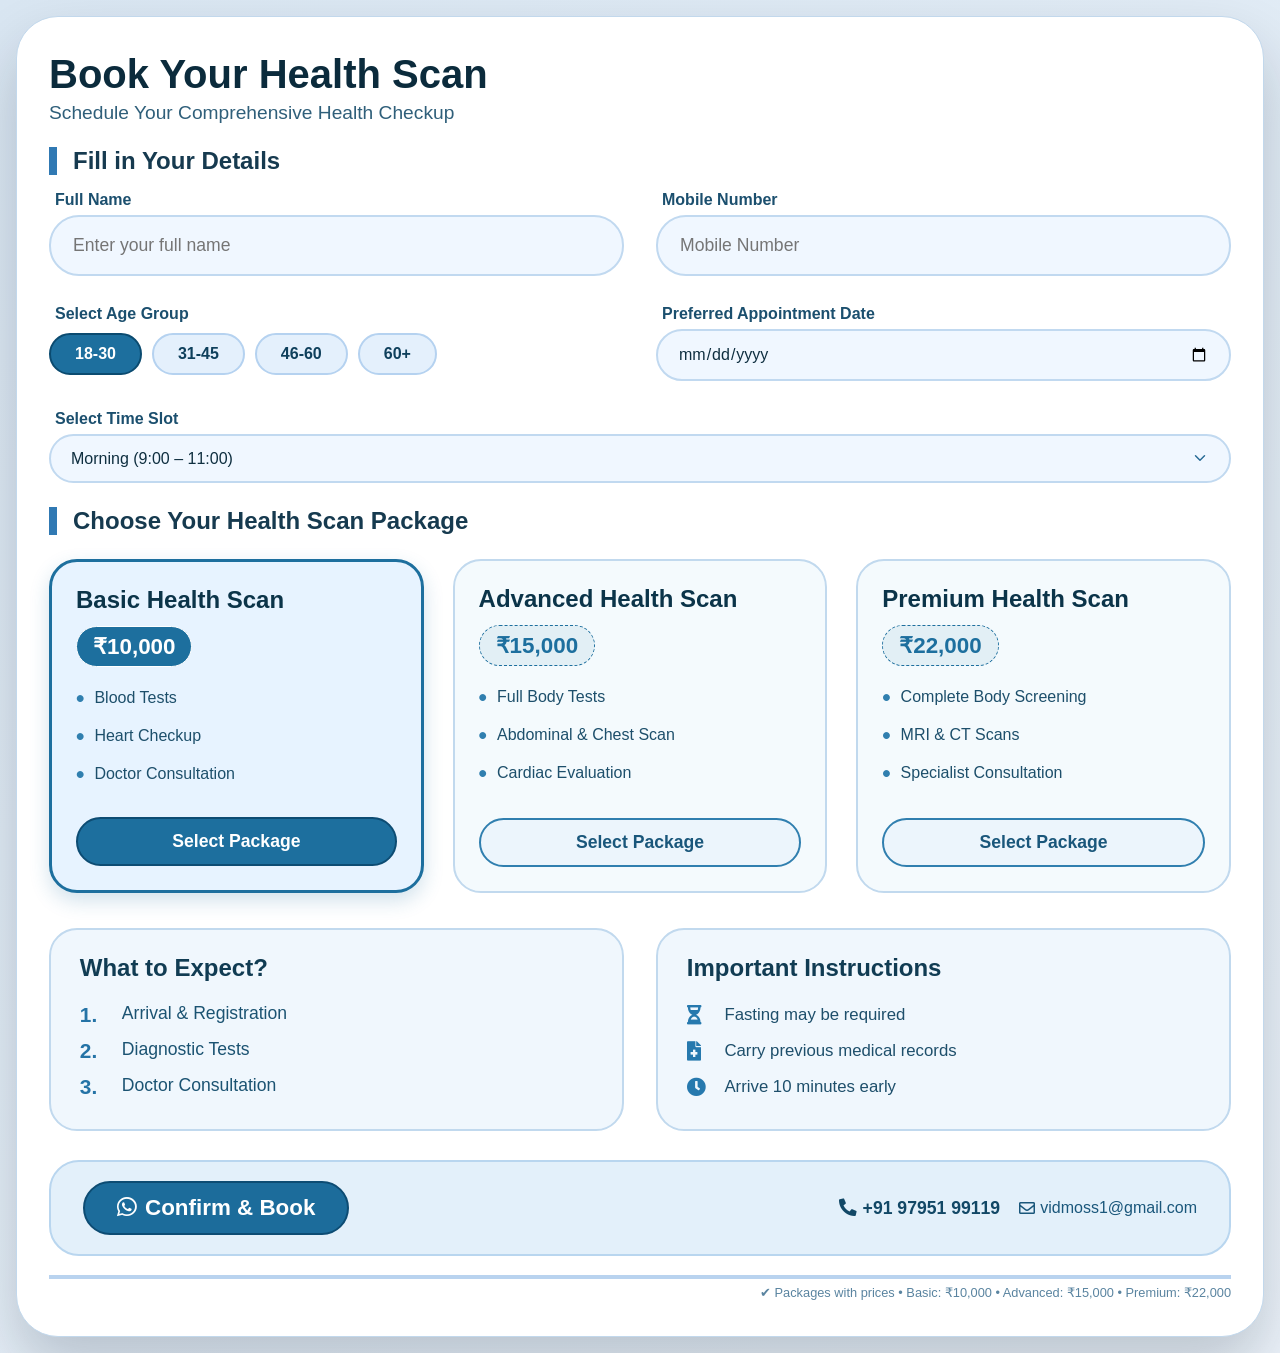
<file: bookhealthscan.html>
<!DOCTYPE html>
<html lang="en">
<head>
    <meta charset="UTF-8">
    <meta name="viewport" content="width=device-width, initial-scale=1.0, maximum-scale=1.5, user-scalable=yes">
    <title>Health Scan · Packages with Prices</title>
    <!-- Font Awesome 5 -->
    <link rel="stylesheet" href="https://cdnjs.cloudflare.com/ajax/libs/font-awesome/5.15.4/css/all.min.css">
    <style>
        * {
            margin: 0;
            padding: 0;
            box-sizing: border-box;
            font-family: 'Inter', -apple-system, BlinkMacSystemFont, 'Segoe UI', Roboto, Helvetica, Arial, sans-serif;
        }

        body {
            background: linear-gradient(145deg, #d9e6f2 0%, #ecf3fa 100%);
            min-height: 100vh;
            display: flex;
            align-items: center;
            justify-content: center;
            padding: 16px;
            width: 100%;
        }

        .responsive-card {
            width: 100%;
            max-width: 1300px;
            margin: 0 auto;
            background-color: #ffffff;
            border-radius: 42px;
            box-shadow: 0 30px 60px rgba(0, 20, 40, 0.20);
            padding: 2.2rem 2rem;
            border: 1px solid #c2d8ec;
        }

        @media (max-width: 600px) {
            .responsive-card {
                padding: 1.5rem 1.2rem;
                border-radius: 32px;
            }
        }

        .main-heading {
            font-size: 2.5rem;
            font-weight: 700;
            line-height: 1.1;
            color: #0b2b3c;
            margin-bottom: 6px;
        }

        .main-heading span {
            font-size: 1.2rem;
            font-weight: 500;
            display: block;
            color: #2f5f7a;
            margin-top: 6px;
        }

        @media (max-width: 600px) {
            .main-heading { font-size: 2rem; }
            .main-heading span { font-size: 1rem; }
        }

        .section-label {
            font-size: 1.5rem;
            font-weight: 650;
            color: #163a4f;
            border-left: 8px solid #3079b3;
            padding-left: 16px;
            margin: 24px 0 16px 0;
        }

        @media (max-width: 600px) {
            .section-label { font-size: 1.25rem; margin: 18px 0 12px; }
        }

        /* Form grid - 2 columns desktop, 1 mobile */
        .form-grid {
            display: grid;
            grid-template-columns: repeat(2, 1fr);
            gap: 1.8rem 2rem;
            margin-bottom: 0.5rem;
        }

        @media (max-width: 700px) {
            .form-grid {
                grid-template-columns: 1fr;
                gap: 1.2rem;
            }
        }

        .input-field {
            display: flex;
            flex-direction: column;
            gap: 6px;
        }

        .input-field label {
            font-weight: 600;
            font-size: 1rem;
            color: #1b4f6e;
            padding-left: 6px;
        }

        .input-field input, .time-select {
            background: #f0f7ff;
            border: 2px solid #c1d9f0;
            border-radius: 30px;
            padding: 14px 20px;
            font-size: 1rem;
            font-weight: 500;
            color: #0f2f40;
            outline: none;
            width: 100%;
        }

        .input-field input:focus, .time-select:focus {
            border-color: #1d6f9e;
            background: #ffffff;
        }

        /* Name aur Mobile field same size */
        #fullName, #mobileNumber {
            padding: 18px 22px;
            font-size: 1.1rem;
        }

        /* Mobile specific - dono fields full width */
        @media (max-width: 700px) {
            .input-field {
                width: 100%;
                grid-column: 1 / -1;
            }
            
            .input-field input {
                width: 100%;
            }
        }

        /* age chips */
        .chip-row {
            display: flex;
            flex-wrap: wrap;
            gap: 10px;
            margin-top: 4px;
        }

        .chip-btn {
            background: #e4f0fc;
            color: #0f405c;
            font-weight: 600;
            padding: 10px 24px;
            border-radius: 40px;
            font-size: 1rem;
            border: 2px solid #b5d2f0;
            cursor: pointer;
            white-space: nowrap;
        }

        .chip-btn.active {
            background: #1d6f9e;
            color: white;
            border-color: #0b4b70;
        }

        .time-select {
            appearance: none;
            -webkit-appearance: none;
            background-image: url("data:image/svg+xml,%3Csvg xmlns='http://www.w3.org/2000/svg' width='18' height='18' viewBox='0 0 24 24' fill='none' stroke='%232b6d97' stroke-width='2' stroke-linecap='round' stroke-linejoin='round'%3E%3Cpolyline points='6 9 12 15 18 9'%3E%3C/polyline%3E%3C/svg%3E");
            background-repeat: no-repeat;
            background-position: right 20px center;
            background-size: 18px;
        }

        /* packages grid */
        .packages-grid {
            display: grid;
            grid-template-columns: repeat(3, 1fr);
            gap: 1.8rem;
            margin: 1.5rem 0 1rem;
        }

        @media (max-width: 800px) {
            .packages-grid {
                grid-template-columns: repeat(2, 1fr);
                gap: 1.2rem;
            }
        }

        @media (max-width: 550px) {
            .packages-grid {
                grid-template-columns: 1fr;
            }
        }

        .package-card {
            background: #f4fafd;
            border-radius: 28px;
            padding: 1.5rem 1.5rem 1.5rem;
            border: 2px solid #c1d9ee;
            cursor: pointer;
            transition: all 0.15s;
            display: flex;
            flex-direction: column;
        }

        .package-card.selected {
            border: 3px solid #1d6f9e;
            background: #e7f3ff;
            box-shadow: 0 8px 20px rgba(29, 111, 158, 0.2);
        }

        .package-card h3 {
            font-size: 1.5rem;
            font-weight: 700;
            color: #0b3449;
            margin-bottom: 8px;
        }

        /* Price tag styling */
        .package-price {
            font-size: 1.4rem;
            font-weight: 800;
            color: #1d6f9e;
            background: rgba(29, 111, 158, 0.08);
            display: inline-block;
            padding: 6px 16px;
            border-radius: 40px;
            margin: 4px 0 12px 0;
            align-self: flex-start;
            border: 1px dashed #1d6f9e;
        }

        .package-card.selected .package-price {
            background: #1d6f9e;
            color: white;
            border: 1px solid white;
        }

        .package-ul {
            list-style: none;
            margin-bottom: 1.5rem;
            flex-grow: 1;
        }

        .package-ul li {
            font-size: 1rem;
            padding: 5px 0;
            color: #1d4f6b;
            font-weight: 500;
            display: flex;
            align-items: center;
        }

        .package-ul li::before {
            content: "•";
            color: #307faf;
            font-weight: 700;
            font-size: 1.5rem;
            margin-right: 10px;
        }

        .select-pkg-btn {
            background: #ecf5fc;
            border: 2px solid #307faf;
            color: #1a577b;
            font-weight: 700;
            font-size: 1.1rem;
            padding: 12px 10px;
            border-radius: 40px;
            width: 100%;
            text-align: center;
            pointer-events: none;
            margin-top: auto;
        }

        .package-card.selected .select-pkg-btn {
            background: #1d6f9e;
            color: white;
            border-color: #0d4c73;
        }

        /* info grid */
        .info-grid {
            display: grid;
            grid-template-columns: repeat(2, 1fr);
            gap: 2rem;
            margin: 2.2rem 0 1.8rem;
        }

        @media (max-width: 650px) {
            .info-grid {
                grid-template-columns: 1fr;
                gap: 1.2rem;
            }
        }

        .expect-box, .instructions-box {
            background: #f0f7fd;
            border-radius: 28px;
            padding: 1.5rem 1.8rem;
            border: 2px solid #c1d9ee;
        }

        .expect-box h4, .instructions-box h4 {
            font-size: 1.5rem;
            font-weight: 650;
            color: #113c53;
            margin-bottom: 15px;
        }

        .expect-list {
            list-style: none;
            counter-reset: step-counter;
        }

        .expect-list li {
            font-size: 1.1rem;
            font-weight: 500;
            color: #1b5372;
            padding: 6px 0;
            display: flex;
            gap: 10px;
            counter-increment: step-counter;
        }

        .expect-list li::before {
            content: counter(step-counter) ".";
            font-weight: 700;
            color: #2473a6;
            font-size: 1.3rem;
            min-width: 2rem;
        }

        .instructions-list {
            list-style: none;
        }

        .instructions-list li {
            font-size: 1.05rem;
            padding: 8px 0;
            color: #1e4f6b;
            display: flex;
            align-items: center;
            gap: 12px;
        }

        .instructions-list li i {
            color: #2679ae;
            width: 1.6rem;
            font-size: 1.2rem;
        }

        .confirm-bar {
            background: #e3f0fa;
            border-radius: 30px;
            padding: 1.2rem 2rem;
            margin: 1.8rem 0 1.2rem;
            border: 2px solid #b9d6ef;
            display: flex;
            flex-wrap: wrap;
            align-items: center;
            justify-content: space-between;
            gap: 1.2rem;
        }

        @media (max-width: 600px) {
            .confirm-bar {
                flex-direction: column;
                align-items: stretch;
                padding: 1.2rem;
            }
        }

        .confirm-btn {
            background: #1c6c9b;
            color: white;
            font-weight: 700;
            font-size: 1.4rem;
            padding: 12px 32px;
            border-radius: 60px;
            text-align: center;
            border: 2px solid #0d4c73;
            cursor: pointer;
            white-space: nowrap;
        }

        .confirm-btn:active {
            background: #0f5780;
            transform: scale(0.98);
        }

        .help-line {
            font-size: 1.1rem;
            font-weight: 600;
            color: #124866;
            display: flex;
            flex-wrap: wrap;
            align-items: center;
            gap: 1.2rem;
        }

        .phone {
            white-space: nowrap;
            display: flex;
            align-items: center;
            gap: 6px;
        }

        .email {
            font-size: 1rem;
            font-weight: 500;
            color: #1a577b;
            display: flex;
            align-items: center;
            gap: 5px;
            white-space: nowrap;
        }

        hr {
            border: 2px solid #b9d3ef;
            margin: 16px 0 6px;
        }

        .toast-message {
            background: #1c6c9b;
            color: white;
            padding: 14px 18px;
            border-radius: 60px;
            text-align: center;
            font-weight: 600;
            margin-top: 16px;
            font-size: 1rem;
            border: 2px solid #0b486b;
        }

        .hidden {
            display: none;
        }
    </style>
</head>
<body>
    <div class="responsive-card">
        <div class="main-heading">
            Book Your Health Scan
            <span>Schedule Your Comprehensive Health Checkup</span>
        </div>

        <!-- Fill in your details -->
        <div class="section-label">Fill in Your Details</div>
        <div class="form-grid">
            <!-- NAME FIELD -->
            <div class="input-field">
                <label>Full Name</label>
                <input type="text" id="fullName" placeholder="Enter your full name" value="">
            </div>

            <!-- MOBILE FIELD -->
            <div class="input-field">
                <label>Mobile Number</label>
                <input type="tel" id="mobileNumber" placeholder="Mobile Number" value="">
            </div>

            <!-- Age group -->
            <div class="input-field">
                <label>Select Age Group</label>
                <div class="chip-row" id="ageGroupContainer">
                    <span class="chip-btn active" data-age="18-30">18-30</span>
                    <span class="chip-btn" data-age="31-45">31-45</span>
                    <span class="chip-btn" data-age="46-60">46-60</span>
                    <span class="chip-btn" data-age="60+">60+</span>
                </div>
            </div>

            <!-- Appointment date -->
            <div class="input-field">
                <label>Preferred Appointment Date</label>
                <input type="date" id="appointmentDate" value="">
            </div>

            <!-- Time slot dropdown -->
            <div class="input-field" style="grid-column: span 2; @media (max-width:700px){grid-column:span 1}">
                <label>Select Time Slot</label>
                <select id="timeSlot" class="time-select">
                    <option value="Morning (9:00-11:00)">Morning (9:00 – 11:00)</option>
                    <option value="Afternoon (12:00-15:00)">Afternoon (12:00 – 15:00)</option>
                    <option value="Evening (16:00-19:00)">Evening (16:00 – 19:00)</option>
                </select>
            </div>
        </div>

        <!-- Packages with PRICES -->
        <div class="section-label">Choose Your Health Scan Package</div>
        <div class="packages-grid" id="packageContainer">
            <!-- Basic Health Scan - ₹10,000 -->
            <div class="package-card selected" data-package="Basic Health Scan" data-price="10000">
                <h3>Basic Health Scan</h3>
                <div class="package-price">₹10,000</div>
                <ul class="package-ul">
                    <li>Blood Tests</li>
                    <li>Heart Checkup</li>
                    <li>Doctor Consultation</li>
                </ul>
                <div class="select-pkg-btn">Select Package</div>
            </div>

            <!-- Advanced Health Scan - ₹15,000 -->
            <div class="package-card" data-package="Advanced Health Scan" data-price="15000">
                <h3>Advanced Health Scan</h3>
                <div class="package-price">₹15,000</div>
                <ul class="package-ul">
                    <li>Full Body Tests</li>
                    <li>Abdominal & Chest Scan</li>
                    <li>Cardiac Evaluation</li>
                </ul>
                <div class="select-pkg-btn">Select Package</div>
            </div>

            <!-- Premium Health Scan - ₹22,000 -->
            <div class="package-card" data-package="Premium Health Scan" data-price="22000">
                <h3>Premium Health Scan</h3>
                <div class="package-price">₹22,000</div>
                <ul class="package-ul">
                    <li>Complete Body Screening</li>
                    <li>MRI & CT Scans</li>
                    <li>Specialist Consultation</li>
                </ul>
                <div class="select-pkg-btn">Select Package</div>
            </div>
        </div>

        <!-- Info sections -->
        <div class="info-grid">
            <div class="expect-box">
                <h4>What to Expect?</h4>
                <ul class="expect-list">
                    <li>Arrival & Registration</li>
                    <li>Diagnostic Tests</li>
                    <li>Doctor Consultation</li>
                </ul>
            </div>
            <div class="instructions-box">
                <h4>Important Instructions</h4>
                <ul class="instructions-list">
                    <li><i class="fas fa-hourglass-half"></i> Fasting may be required</li>
                    <li><i class="fas fa-file-medical"></i> Carry previous medical records</li>
                    <li><i class="fas fa-clock"></i> Arrive 10 minutes early</li>
                </ul>
            </div>
        </div>

        <!-- Confirm & WhatsApp button -->
        <div class="confirm-bar">
            <div class="confirm-btn" id="confirmBooking">
                <i class="fab fa-whatsapp" style="margin-right: 8px;"></i>Confirm & Book
            </div>
            <div class="help-line">
                <span class="phone"><i class="fas fa-phone-alt"></i> +91 97951 99119</span>
                <span class="email"><i class="far fa-envelope"></i> vidmoss1@gmail.com</span>
            </div>
        </div>

        <!-- Toast message -->
        <div id="toast" class="toast-message hidden"></div>
        <hr>
        <div style="font-size: 0.8rem; color: #5a84a0; text-align: right;">✔ Packages with prices • Basic: ₹10,000 • Advanced: ₹15,000 • Premium: ₹22,000</div>
    </div>

    <script>
        (function() {
            // Age group selection
            const ageChips = document.querySelectorAll('.chip-btn');
            ageChips.forEach(chip => {
                chip.addEventListener('click', function() {
                    ageChips.forEach(c => c.classList.remove('active'));
                    this.classList.add('active');
                });
            });

            // Package selection
            const packageCards = document.querySelectorAll('.package-card');
            packageCards.forEach(card => {
                card.addEventListener('click', function() {
                    packageCards.forEach(c => c.classList.remove('selected'));
                    this.classList.add('selected');
                });
            });

            // Mobile number validation
            const mobileInput = document.getElementById('mobileNumber');
            mobileInput.addEventListener('input', function(e) {
                this.value = this.value.replace(/[^0-9]/g, '').slice(0, 10);
            });

            // Set today as min date
            const today = new Date().toISOString().split('T')[0];
            const dateInput = document.getElementById('appointmentDate');
            dateInput.setAttribute('min', today);

            // Toast
            const toast = document.getElementById('toast');
            function showToast(message, isSuccess = true) {
                toast.textContent = message;
                toast.classList.remove('hidden');
                toast.style.background = isSuccess ? '#1c6c9b' : '#b13e3e';
                setTimeout(() => {
                    toast.classList.add('hidden');
                }, 3500);
            }

            // WhatsApp booking with price
            const confirmBtn = document.getElementById('confirmBooking');
            const COMPANY_PHONE = '919795199119';  // +91 97951 99119

            confirmBtn.addEventListener('click', function() {
                const name = document.getElementById('fullName').value.trim();
                const mobile = document.getElementById('mobileNumber').value.trim();
                const date = document.getElementById('appointmentDate').value;
                const timeSlot = document.getElementById('timeSlot').value;

                let selectedAge = '18-30';
                document.querySelectorAll('.chip-btn').forEach(chip => {
                    if (chip.classList.contains('active')) {
                        selectedAge = chip.getAttribute('data-age');
                    }
                });

                // Get selected package and price
                let selectedPackage = 'Basic Health Scan';
                let selectedPrice = '10000';
                document.querySelectorAll('.package-card').forEach(card => {
                    if (card.classList.contains('selected')) {
                        selectedPackage = card.getAttribute('data-package');
                        selectedPrice = card.getAttribute('data-price');
                    }
                });

                // Format price with commas
                const priceFormatted = new Intl.NumberFormat('en-IN').format(selectedPrice);

                // Validations
                if (!name) {
                    showToast('❌ Please enter your full name', false);
                    return;
                }
                if (!mobile || mobile.length !== 10) {
                    showToast('❌ Enter valid 10-digit mobile number', false);
                    return;
                }
                if (!date) {
                    showToast('❌ Select appointment date', false);
                    return;
                }

                const formattedDate = new Date(date).toLocaleDateString('en-GB', {
                    day: '2-digit', month: '2-digit', year: 'numeric'
                });

                showToast('✅ Redirecting to WhatsApp...', true);

                // Message with price
                const message = `Hello, I want to book a health scan.%0a%0a*Details:*%0aName: ${name}%0aMobile: ${mobile}%0aAge Group: ${selectedAge}%0aDate: ${formattedDate}%0aTime: ${timeSlot}%0aPackage: ${selectedPackage}%0aPrice: ₹${priceFormatted}`;

                const whatsappUrl = `https://wa.me/${COMPANY_PHONE}?text=${message}`;

                setTimeout(() => {
                    window.open(whatsappUrl, '_blank');
                }, 400);

                console.log('Booking sent:', { name, mobile, selectedAge, date, timeSlot, selectedPackage, price: priceFormatted });
            });

        })();
    </script>
</body>
</html>
</file>
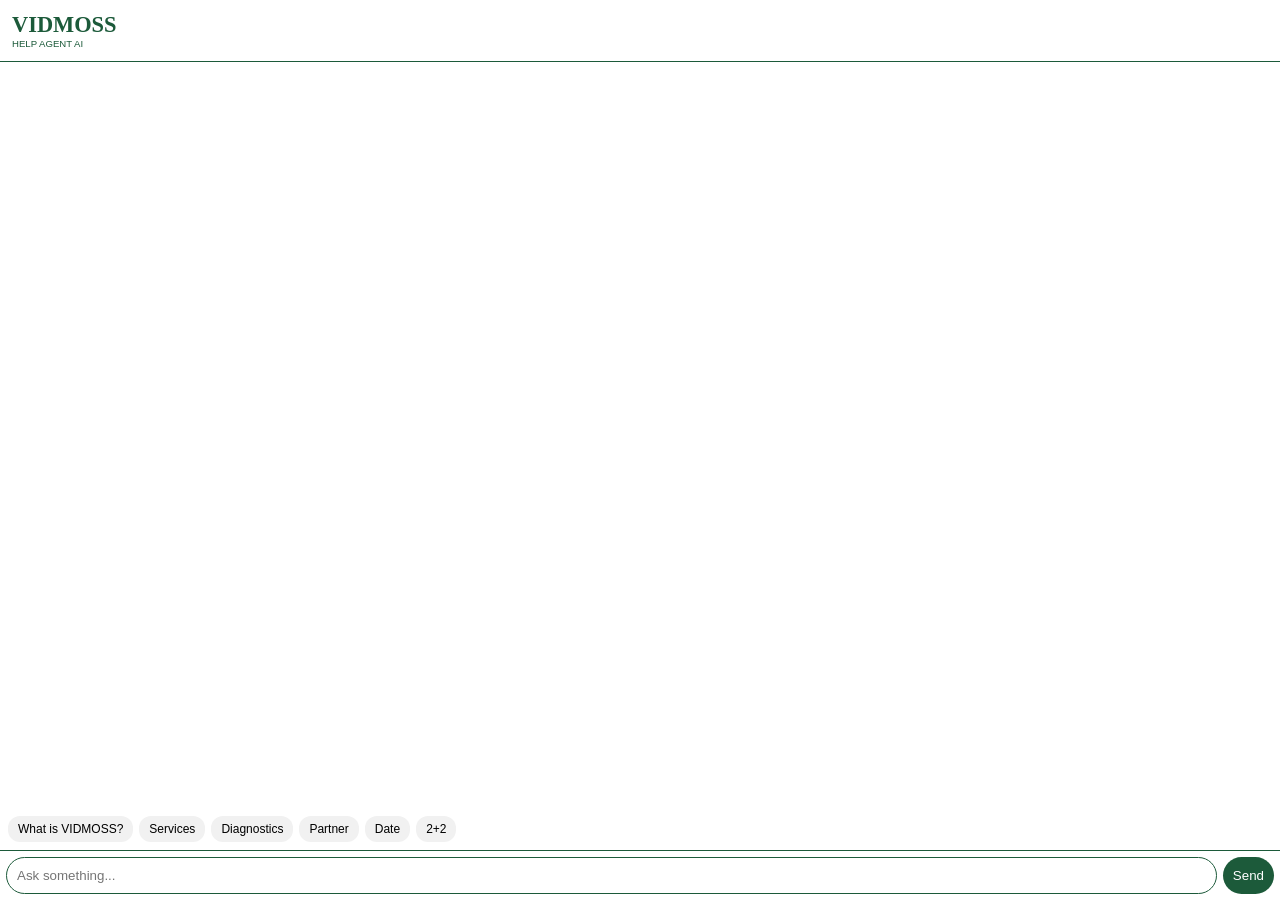
<file: chatbot.html>
<!DOCTYPE html>
<html lang="en">
<head>
<meta charset="UTF-8">
<meta name="viewport" content="width=device-width, initial-scale=1.0">
<title>VIDMOSS Help Agent AI</title>

<style>
*{margin:0;padding:0;box-sizing:border-box;font-family:Arial;}
body{height:100vh;display:flex;flex-direction:column;background:#fff;}

.navbar{padding:12px;border-bottom:1.2px solid #1c5a3a;}
.logo{color:#1c5a3a;font-size:1.4rem;font-weight:bold;font-family:Georgia;}
.sub-text{font-size:0.6rem;color:#1c5a3a;}

.chat-container{flex:1;overflow-y:auto;padding:10px;display:flex;flex-direction:column;}

.message{max-width:75%;padding:10px;margin:5px;border-radius:14px;line-height:1.6;}
.user{background:#000;color:#fff;margin-left:auto;}
.bot{background:#eee;color:#000;}

.suggestions{
  display:flex;
  flex-wrap:wrap;
  gap:6px;
  padding:8px;
}
.suggestions button{
  background:#f1f1f1;
  border:none;
  padding:6px 10px;
  border-radius:12px;
  cursor:pointer;
  font-size:12px;
}

.input-area{display:flex;border-top:1px solid #1c5a3a;padding:6px;gap:6px;}
input{flex:1;padding:10px;border-radius:20px;border:1px solid #1c5a3a;}
button.send{padding:10px;background:#1c5a3a;color:#fff;border:none;border-radius:20px;}

</style>
</head>

<body>

<div class="navbar">
  <div class="logo">VIDMOSS</div>
  <div class="sub-text">HELP AGENT AI</div>
</div>

<div id="chat" class="chat-container"></div>

<!-- Suggestions -->
<div class="suggestions">
  <button onclick="quickAsk('What is VIDMOSS?')">What is VIDMOSS?</button>
  <button onclick="quickAsk('Services')">Services</button>
  <button onclick="quickAsk('Diagnostics')">Diagnostics</button>
  <button onclick="quickAsk('Partner')">Partner</button>
  <button onclick="quickAsk('Date')">Date</button>
  <button onclick="quickAsk('2+2')">2+2</button>
</div>

<div class="input-area">
  <input id="input" placeholder="Ask something...">
  <button class="send" onclick="sendMessage()">Send</button>
</div>

<script>
const chat = document.getElementById("chat");
const input = document.getElementById("input");

// SMART BOT FUNCTION
function getBotResponse(msg){

msg = msg.toLowerCase();

// WEBSITE KNOWLEDGE
if(msg.includes("vidmoss")){
  return "VIDMOSS is a wellness and business network platform that provides health diagnostics and business opportunities.";
}

if(msg.includes("service")){
  return "VIDMOSS provides wellness services like Panchakarma Therapy, Detox Therapy, Stress Management and AI Diagnostics.";
}

if(msg.includes("diagnostic")){
  return "VIDMOSS offers AI Nadi Tarangini Scan, Quantum Health Scan and Aura Energy Analysis.";
}

if(msg.includes("partner")){
  return "You can join VIDMOSS Partner Network and earn through wellness services like therapy, tele-doc, and medicine delivery.";
}

if(msg.includes("contact")){
  return "You can contact VIDMOSS at +91 7307062500.";
}

// DATE
if(msg.includes("date")){
  return new Date().toDateString();
}

// WEATHER (basic)
if(msg.includes("weather")){
  return "Weather feature is basic in offline mode. Please connect API for live weather.";
}

// MATH
try{
  if(msg.match(/[0-9+\-*/.]/)){
    return eval(msg).toString();
  }
}catch{}

// DEFAULT
return "I only provide information about VIDMOSS website. Please ask related questions.";
}

// SEND MESSAGE
function sendMessage(){
  const text = input.value.trim();
  if(!text) return;

  addMessage(text,"user");
  input.value="";

  setTimeout(()=>{
    const reply = getBotResponse(text);
    addMessage(reply,"bot");
  },400);
}

// QUICK BUTTON
function quickAsk(text){
  input.value = text;
  sendMessage();
}

// ADD MESSAGE
function addMessage(text,type){
  const div=document.createElement("div");
  div.className="message "+type;
  div.innerText=text;
  chat.appendChild(div);
  chat.scrollTop=chat.scrollHeight;
}

// ENTER KEY
input.addEventListener("keypress",e=>{
  if(e.key==="Enter") sendMessage();
});
</script>

</body>
</html>
</file>
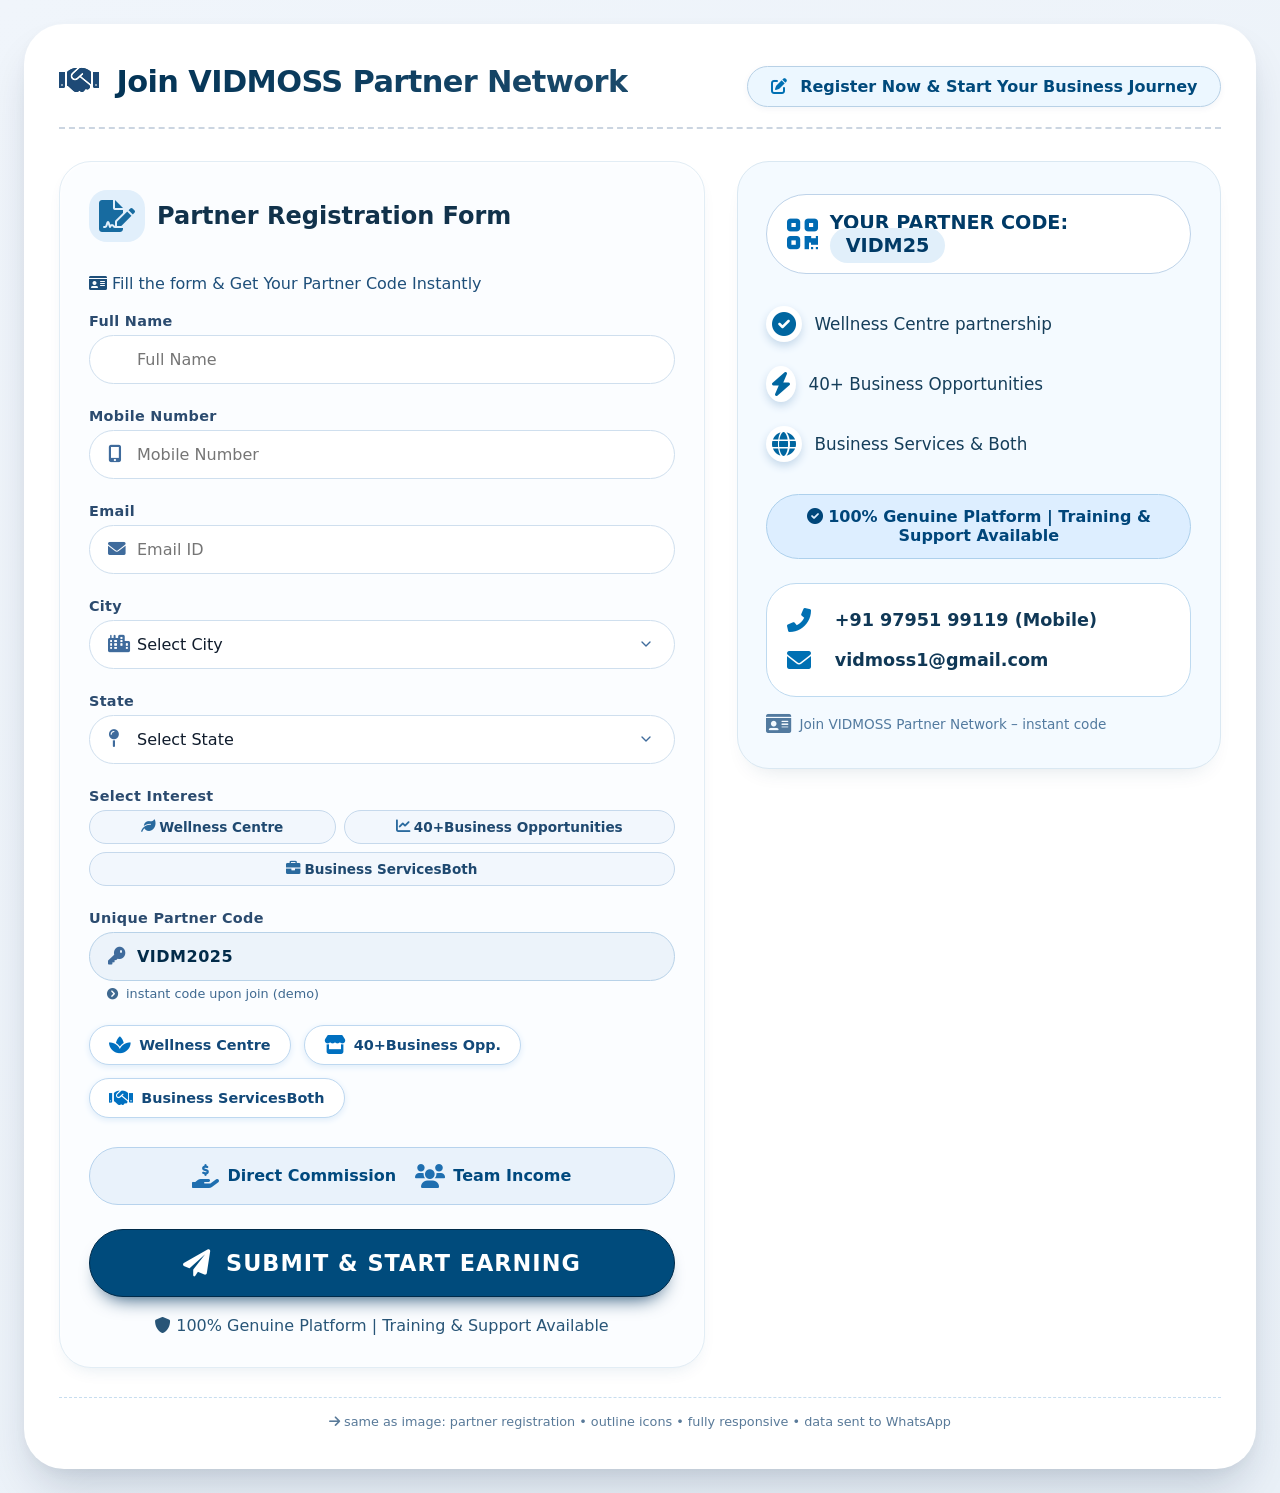
<file: join.html>
<!DOCTYPE html>
<html lang="en">
<head>
    <meta charset="UTF-8">
    <meta name="viewport" content="width=device-width, initial-scale=1.0, maximum-scale=5.0">
    <title>VIDMOSS Partner · Join Network</title>
    <!-- Font Awesome 6 (free) for outline icons -->
    <link rel="stylesheet" href="https://cdnjs.cloudflare.com/ajax/libs/font-awesome/6.0.0-beta3/css/all.min.css">
    <style>
        * {
            margin: 0;
            padding: 0;
            box-sizing: border-box;
            font-family: 'Inter', system-ui, -apple-system, BlinkMacSystemFont, 'Segoe UI', Roboto, sans-serif;
        }

        body {
            background: linear-gradient(145deg, #f0f5fb 0%, #e9f0f7 100%);
            min-height: 100vh;
            display: flex;
            align-items: center;
            justify-content: center;
            padding: 1.5rem;
        }

        .partner-card {
            max-width: 1280px;
            width: 100%;
            background-color: #ffffff;
            border-radius: 2.5rem;
            box-shadow: 0 25px 45px -12px rgba(0, 32, 64, 0.2), 0 4px 12px rgba(0, 0, 0, 0.03);
            padding: 2.5rem 2.2rem;
            transition: all 0.25s ease;
        }

        .top-badge {
            display: flex;
            flex-wrap: wrap;
            align-items: baseline;
            justify-content: space-between;
            margin-bottom: 2rem;
            border-bottom: 2px dashed #cbd5e1;
            padding-bottom: 1.25rem;
        }

        .join-title {
            font-size: 1.9rem;
            font-weight: 700;
            letter-spacing: -0.02em;
            background: linear-gradient(130deg, #003153, #1b4a6b);
            -webkit-background-clip: text;
            -webkit-text-fill-color: transparent;
            background-clip: text;
        }

        .join-title i {
            background: none;
            -webkit-text-fill-color: #1e4a76;
            margin-right: 8px;
            font-size: 2rem;
        }

        .register-now {
            background: #ecf7ff;
            padding: 0.6rem 1.4rem;
            border-radius: 60px;
            font-weight: 600;
            color: #004a7c;
            font-size: 1rem;
            border: 1px solid #b8d1e6;
            box-shadow: 0 2px 6px rgba(0,60,110,0.05);
        }

        .register-now i {
            margin-right: 8px;
            color: #0070b3;
        }

        .partner-grid {
            display: grid;
            grid-template-columns: 1.2fr 0.9fr;
            gap: 2rem;
            align-items: start;
        }

        .form-section {
            background: #fbfdff;
            border-radius: 2rem;
            padding: 1.8rem 1.8rem 2rem;
            border: 1px solid #e2edf5;
            box-shadow: inset 0 1px 4px #ffffff, 0 8px 18px -8px rgba(0,70,120,0.12);
        }

        .form-headline {
            display: flex;
            align-items: center;
            gap: 12px;
            margin-bottom: 2rem;
            font-size: 1.5rem;
            font-weight: 600;
            color: #11324b;
        }

        .form-headline i {
            font-size: 2rem;
            color: #176ba0;
            background: #e1effb;
            padding: 10px;
            border-radius: 18px;
        }

        .input-group {
            margin-bottom: 1.5rem;
            position: relative;
        }

        .input-group label {
            display: block;
            font-size: 0.9rem;
            font-weight: 600;
            color: #2b4b6f;
            margin-bottom: 6px;
            letter-spacing: 0.02rem;
        }

        .input-wrapper {
            display: flex;
            align-items: center;
            border: 1.5px solid #cfdfee;
            border-radius: 60px;
            background: white;
            transition: all 0.15s;
            padding: 0 10px 0 18px;
        }

        .input-wrapper i {
            color: #3f6b9c;
            font-size: 1.1rem;
            width: 24px;
        }

        .input-wrapper input, 
        .input-wrapper select {
            width: 100%;
            padding: 14px 10px 14px 6px;
            border: none;
            background: transparent;
            font-size: 1rem;
            color: #101c2c;
            outline: none;
            font-weight: 500;
        }

        .input-wrapper select {
            cursor: pointer;
            appearance: none;
            background-image: url("data:image/svg+xml;utf8,<svg xmlns='http://www.w3.org/2000/svg' width='16' height='16' viewBox='0 0 24 24' fill='none' stroke='%233f6b9c' stroke-width='2' stroke-linecap='round' stroke-linejoin='round'><polyline points='6 9 12 15 18 9'/></svg>");
            background-repeat: no-repeat;
            background-position: right 10px center;
            background-size: 16px;
        }

        .input-wrapper:focus-within {
            border-color: #0077be;
            box-shadow: 0 0 0 4px rgba(0,100,180,0.1);
        }

        .interest-row {
            display: flex;
            flex-wrap: wrap;
            gap: 8px;
            margin-top: 5px;
        }

        .interest-item {
            flex: 1 1 auto;
            background: #f2f7fd;
            border: 1.5px solid #c6d9ec;
            border-radius: 40px;
            padding: 8px 8px;
            text-align: center;
            font-size: 0.85rem;
            font-weight: 600;
            color: #1f4970;
            display: inline-flex;
            align-items: center;
            justify-content: center;
            gap: 4px;
            transition: 0.1s;
            cursor: default;
        }

        .interest-item i {
            font-size: 0.9rem;
            color: #2a6a9e;
        }

        .code-wrapper {
            background: #ecf3fa;
            border-color: #b8d2e8;
        }

        .code-wrapper input {
            font-weight: 600;
            letter-spacing: 0.5px;
            color: #022b49;
        }

        .unique-code-hint {
            font-size: 0.8rem;
            color: #3f6990;
            margin-top: 5px;
            margin-left: 18px;
        }

        .highlight-strip {
            display: flex;
            flex-wrap: wrap;
            gap: 0.8rem;
            margin: 1.5rem 0 1.8rem;
        }

        .chip-card {
            background: #ffffff;
            border-radius: 60px;
            padding: 0.6rem 1.2rem;
            border: 1px solid #bed8f0;
            box-shadow: 0 2px 6px #deecf9;
            display: flex;
            align-items: center;
            gap: 8px;
            font-weight: 600;
            color: #134979;
            font-size: 0.9rem;
        }

        .chip-card i {
            color: #0070c0;
            font-size: 1.2rem;
        }

        .commission-row {
            display: flex;
            flex-wrap: wrap;
            gap: 1.2rem;
            background: #e9f2fb;
            border-radius: 40px;
            padding: 1rem 1.8rem;
            margin: 1.8rem 0 1.5rem;
            justify-content: center;
            border: 1px solid #b7d3ed;
        }

        .commission-item {
            display: flex;
            align-items: center;
            gap: 8px;
            font-weight: 600;
            color: #00497e;
        }

        .commission-item i {
            font-size: 1.5rem;
            color: #1f6fb0;
        }

        .submit-btn {
            background: #004b7c;
            border: none;
            border-radius: 60px;
            padding: 1.2rem 2rem;
            width: 100%;
            color: white;
            font-weight: 700;
            font-size: 1.4rem;
            letter-spacing: 1px;
            display: flex;
            align-items: center;
            justify-content: center;
            gap: 15px;
            box-shadow: 0 12px 20px -12px #00355e;
            transition: 0.18s;
            cursor: pointer;
            border: 1px solid #002b4a;
            margin-top: 15px;
        }

        .submit-btn i {
            font-size: 1.7rem;
        }

        .submit-btn:hover {
            background: #003b60;
            transform: scale(1.01);
            box-shadow: 0 14px 24px -10px #002842;
        }

        .info-panel {
            background: #f4faff;
            border-radius: 2rem;
            padding: 2rem 1.8rem;
            border: 1px solid #dae8f2;
            box-shadow: 0 12px 24px -16px #19415f33;
        }

        .partner-code-badge {
            background: white;
            border-radius: 60px;
            padding: 1rem 1.2rem;
            border: 1px solid #bed3e9;
            display: flex;
            align-items: center;
            gap: 12px;
            font-size: 1.2rem;
            font-weight: 700;
            color: #003a66;
            margin-bottom: 2rem;
        }

        .partner-code-badge i {
            font-size: 2.2rem;
            color: #006bb3;
        }

        .feature-bullets {
            list-style: none;
            margin: 2rem 0;
        }

        .feature-bullets li {
            display: flex;
            align-items: center;
            gap: 12px;
            margin-bottom: 1.5rem;
            font-size: 1.05rem;
            font-weight: 500;
            color: #153e5a;
        }

        .feature-bullets li i {
            font-size: 1.5rem;
            color: #0066a0;
            background: #ffffff;
            padding: 6px;
            border-radius: 50%;
            box-shadow: 0 4px 8px #c6d9eb;
        }

        .genuine-tag {
            background: #ddeeff;
            border-radius: 40px;
            padding: 0.8rem 1.2rem;
            text-align: center;
            font-weight: 600;
            color: #00467a;
            margin: 2rem 0 1.5rem;
            border: 1px solid #add0ec;
        }

        .contact-block {
            background: white;
            border-radius: 30px;
            padding: 1.5rem 1.2rem;
            border: 1px solid #bedaf0;
            display: flex;
            flex-direction: column;
            gap: 1rem;
        }

        .contact-line {
            display: flex;
            align-items: center;
            gap: 16px;
            font-size: 1.1rem;
            font-weight: 550;
            color: #103856;
        }

        .contact-line i {
            width: 32px;
            font-size: 1.5rem;
            color: #0070b3;
        }

        .contact-line a {
            text-decoration: none;
            color: #103856;
        }

        .contact-line a:hover {
            text-decoration: underline;
            color: #0059a3;
        }

        @media screen and (max-width: 800px) {
            .partner-grid {
                grid-template-columns: 1fr;
                gap: 1.5rem;
            }
            .top-badge {
                flex-direction: column;
                align-items: flex-start;
                gap: 12px;
            }
            .join-title {
                font-size: 1.6rem;
            }
            .form-headline {
                font-size: 1.3rem;
            }
            .submit-btn {
                font-size: 1.2rem;
                padding: 1rem;
            }
        }

        @media screen and (max-width: 480px) {
            body { padding: 0.5rem; }
            .partner-card { padding: 1.5rem 1rem; }
            .interest-row { flex-direction: column; }
            .chip-card { width: 100%; }
        }

        .partner-card {
            animation: cardAppear 0.4s ease-out;
        }

        @keyframes cardAppear {
            0% { opacity: 0; transform: translateY(12px); }
            100% { opacity: 1; transform: translateY(0); }
        }

        .submit-btn i {
            animation: subtleRing 2s infinite ease;
        }

        @keyframes subtleRing {
            0% { transform: rotate(0deg); }
            5% { transform: rotate(5deg); }
            10% { transform: rotate(-5deg); }
            15% { transform: rotate(0deg); }
            100% { transform: rotate(0deg); }
        }

        .unique-code-hint i {
            font-size: 0.7rem;
            margin-right: 4px;
        }
    </style>
</head>
<body>
    <div class="partner-card">
        <div class="top-badge">
            <div class="join-title">
                <i class="fas fa-handshake" style="background: none;"></i> Join VIDMOSS Partner Network
            </div>
            <div class="register-now">
                <i class="fas fa-pen-to-square"></i> Register Now & Start Your Business Journey
            </div>
        </div>

        <div class="partner-grid">
            <div class="form-section">
                <div class="form-headline">
                    <i class="fas fa-file-signature"></i> 
                    <span>Partner Registration Form</span>
                </div>
                <div style="margin-bottom: 1.2rem; color: #1e4f7a; font-weight: 500;">
                    <i class="fas fa-id-card"></i> Fill the form & Get Your Partner Code Instantly
                </div>

                <!-- form fields - all inputs empty -->
                <div class="input-group">
                    <label>Full Name</label>
                    <div class="input-wrapper">
                        <i class="fas fa-user-outline"></i>
                        <input type="text" placeholder="Full Name" id="fullName">
                    </div>
                </div>

                <div class="input-group">
                    <label>Mobile Number</label>
                    <div class="input-wrapper">
                        <i class="fas fa-mobile-alt"></i>
                        <input type="tel" placeholder="Mobile Number" id="mobileNo">
                    </div>
                </div>

                <div class="input-group">
                    <label>Email</label>
                    <div class="input-wrapper">
                        <i class="fas fa-envelope"></i>
                        <input type="email" placeholder="Email ID" id="email">
                    </div>
                </div>

                <!-- City dropdown with more options -->
                <div class="input-group">
                    <label>City</label>
                    <div class="input-wrapper">
                        <i class="fas fa-city"></i>
                        <select id="city">
                            <option value="" disabled selected>Select City</option>
                            <option value="Mumbai">Mumbai</option>
                            <option value="Delhi">Delhi</option>
                            <option value="Bangalore">Bangalore</option>
                            <option value="Hyderabad">Hyderabad</option>
                            <option value="Ahmedabad">Ahmedabad</option>
                            <option value="Chennai">Chennai</option>
                            <option value="Kolkata">Kolkata</option>
                            <option value="Pune">Pune</option>
                            <option value="Jaipur">Jaipur</option>
                            <option value="Lucknow">Lucknow</option>
                            <option value="Kanpur">Kanpur</option>
                            <option value="Nagpur">Nagpur</option>
                            <option value="Indore">Indore</option>
                            <option value="Bhopal">Bhopal</option>
                            <option value="Patna">Patna</option>
                            <option value="Ludhiana">Ludhiana</option>
                            <option value="Agra">Agra</option>
                            <option value="Nashik">Nashik</option>
                            <option value="Vadodara">Vadodara</option>
                            <option value="Surat">Surat</option>
                        </select>
                    </div>
                </div>

                <!-- State dropdown with more options -->
                <div class="input-group">
                    <label>State</label>
                    <div class="input-wrapper">
                        <i class="fas fa-map-pin"></i>
                        <select id="state">
                            <option value="" disabled selected>Select State</option>
                            <option value="Maharashtra">Maharashtra</option>
                            <option value="Delhi NCR">Delhi NCR</option>
                            <option value="Karnataka">Karnataka</option>
                            <option value="Telangana">Telangana</option>
                            <option value="Gujarat">Gujarat</option>
                            <option value="Tamil Nadu">Tamil Nadu</option>
                            <option value="West Bengal">West Bengal</option>
                            <option value="Rajasthan">Rajasthan</option>
                            <option value="Uttar Pradesh">Uttar Pradesh</option>
                            <option value="Madhya Pradesh">Madhya Pradesh</option>
                            <option value="Bihar">Bihar</option>
                            <option value="Punjab">Punjab</option>
                            <option value="Haryana">Haryana</option>
                            <option value="Uttarakhand">Uttarakhand</option>
                            <option value="Himachal Pradesh">Himachal Pradesh</option>
                            <option value="Jharkhand">Jharkhand</option>
                            <option value="Odisha">Odisha</option>
                            <option value="Chhattisgarh">Chhattisgarh</option>
                            <option value="Assam">Assam</option>
                            <option value="Kerala">Kerala</option>
                            <option value="Andhra Pradesh">Andhra Pradesh</option>
                        </select>
                    </div>
                </div>

                <div class="input-group">
                    <label>Select Interest</label>
                    <div class="interest-row">
                        <span class="interest-item"><i class="fas fa-leaf"></i> Wellness Centre</span>
                        <span class="interest-item"><i class="fas fa-chart-line"></i> 40+Business Opportunities</span>
                        <span class="interest-item"><i class="fas fa-briefcase"></i> Business ServicesBoth</span>
                    </div>
                </div>

                <div class="input-group">
                    <label>Unique Partner Code</label>
                    <div class="input-wrapper code-wrapper">
                        <i class="fas fa-key"></i>
                        <input type="text" placeholder="XXXXXX" id="partnerCode" value="VIDM2025" readonly>
                    </div>
                    <div class="unique-code-hint">
                        <i class="fas fa-chevron-circle-right"></i> instant code upon join (demo)
                    </div>
                </div>

                <div class="highlight-strip">
                    <span class="chip-card"><i class="fas fa-spa"></i> Wellness Centre</span>
                    <span class="chip-card"><i class="fas fa-store"></i> 40+Business Opp.</span>
                    <span class="chip-card"><i class="fas fa-handshake"></i> Business ServicesBoth</span>
                </div>

                <div class="commission-row">
                    <span class="commission-item"><i class="fas fa-hand-holding-usd"></i> Direct Commission</span>
                    <span class="commission-item"><i class="fas fa-users"></i> Team Income</span>
                </div>

                <button class="submit-btn" id="submitBtn">
                    <i class="fas fa-paper-plane"></i> SUBMIT & START EARNING
                </button>

                <div style="text-align: center; margin-top: 1.2rem; font-weight: 500; color: #285577;">
                    <i class="fas fa-shield-alt"></i> 100% Genuine Platform | Training & Support Available
                </div>
            </div>

            <div class="info-panel">
                <div class="partner-code-badge">
                    <i class="fas fa-qrcode"></i>
                    <span> YOUR PARTNER CODE: <strong style="background:#e1effa; padding:6px 16px; border-radius:40px;">VIDM25</strong></span>
                </div>

                <ul class="feature-bullets">
                    <li><i class="fas fa-circle-check"></i> Wellness Centre partnership</li>
                    <li><i class="fas fa-bolt"></i> 40+ Business Opportunities</li>
                    <li><i class="fas fa-globe"></i> Business Services & Both</li>
                </ul>

                <div class="genuine-tag">
                    <i class="fas fa-check-circle"></i> 100% Genuine Platform | Training & Support Available
                </div>

                <div class="contact-block">
                    <div class="contact-line">
                        <i class="fas fa-phone-alt"></i>
                        <span><strong>+91 97951 99119</strong> (Mobile)</span>
                    </div>
                    <div class="contact-line">
                        <i class="fas fa-envelope"></i>
                        <span><a href="mailto:vidmoss1@gmail.com">vidmoss1@gmail.com</a></span>
                    </div>
                </div>

                <div style="margin-top: 1rem; font-size: 0.85rem; color: #527a9f; display: flex; gap: 8px; align-items: center;">
                    <i class="fas fa-id-card" style="font-size: 1.4rem;"></i> 
                    <span>Join VIDMOSS Partner Network – instant code</span>
                </div>
            </div>
        </div>

        <div style="margin-top: 1.8rem; border-top: 1px dashed #c7ddef; padding-top: 1rem; font-size: 0.8rem; color: #597a99; text-align: center;">
            <i class="fas fa-arrow-right"></i> same as image: partner registration • outline icons • fully responsive • data sent to WhatsApp
        </div>
    </div>

    <script>
        (function() {
            const submitBtn = document.getElementById('submitBtn');
            
            // Clear any pre-filled values (keeping partner code readonly)
            document.getElementById('fullName').value = '';
            document.getElementById('mobileNo').value = '';
            document.getElementById('email').value = '';
            document.getElementById('city').selectedIndex = 0;
            document.getElementById('state').selectedIndex = 0;
            
            submitBtn.addEventListener('click', function(e) {
                e.preventDefault();   // prevent any page reload
                
                // Get all field values
                const name = document.getElementById('fullName').value.trim();
                const mobile = document.getElementById('mobileNo').value.trim();
                const email = document.getElementById('email').value.trim();
                
                const citySelect = document.getElementById('city');
                const city = citySelect.options[citySelect.selectedIndex]?.text || 'Not selected';
                
                const stateSelect = document.getElementById('state');
                const state = stateSelect.options[stateSelect.selectedIndex]?.text || 'Not selected';
                
                const code = document.getElementById('partnerCode').value || 'VIDM2025';

                // Simple validation
                if (!name || !mobile || !email || city === 'Not selected' || state === 'Not selected') {
                    alert('⚠️ Please fill in all fields (Name, Mobile, Email, City, State) before submitting.');
                    return;
                }

                // Prepare the message for WhatsApp
                const message = `*New Partner Registration*%0A%0A` +
                               `*Name:* ${name}%0A` +
                               `*Mobile:* ${mobile}%0A` +
                               `*Email:* ${email}%0A` +
                               `*City:* ${city}%0A` +
                               `*State:* ${state}%0A` +
                               `*Partner Code:* ${code}%0A%0A` +
                               `From VIDMOSS Partner Network`;

                // WhatsApp number (without + or spaces)
                const whatsappNumber = '919795199119'; // +91 97951 99119
                
                // Create WhatsApp URL
                const whatsappUrl = `https://wa.me/${whatsappNumber}?text=${message}`;

                // Optional: Show a confirmation alert before redirecting
                if (confirm(`Your data is ready to share on WhatsApp.\n\nClick OK to open WhatsApp with prefilled message.`)) {
                    // Open WhatsApp in a new tab/window
                    window.open(whatsappUrl, '_blank');
                    
                    // Also log to console for demo
                    console.log('Data sent via WhatsApp:', { name, mobile, email, city, state, code });
                    
                    // Little animation
                    submitBtn.style.transform = 'scale(0.99)';
                    setTimeout(() => submitBtn.style.transform = '', 120);
                }
            });
        })();
    </script>
</body>
</html>
</file>
